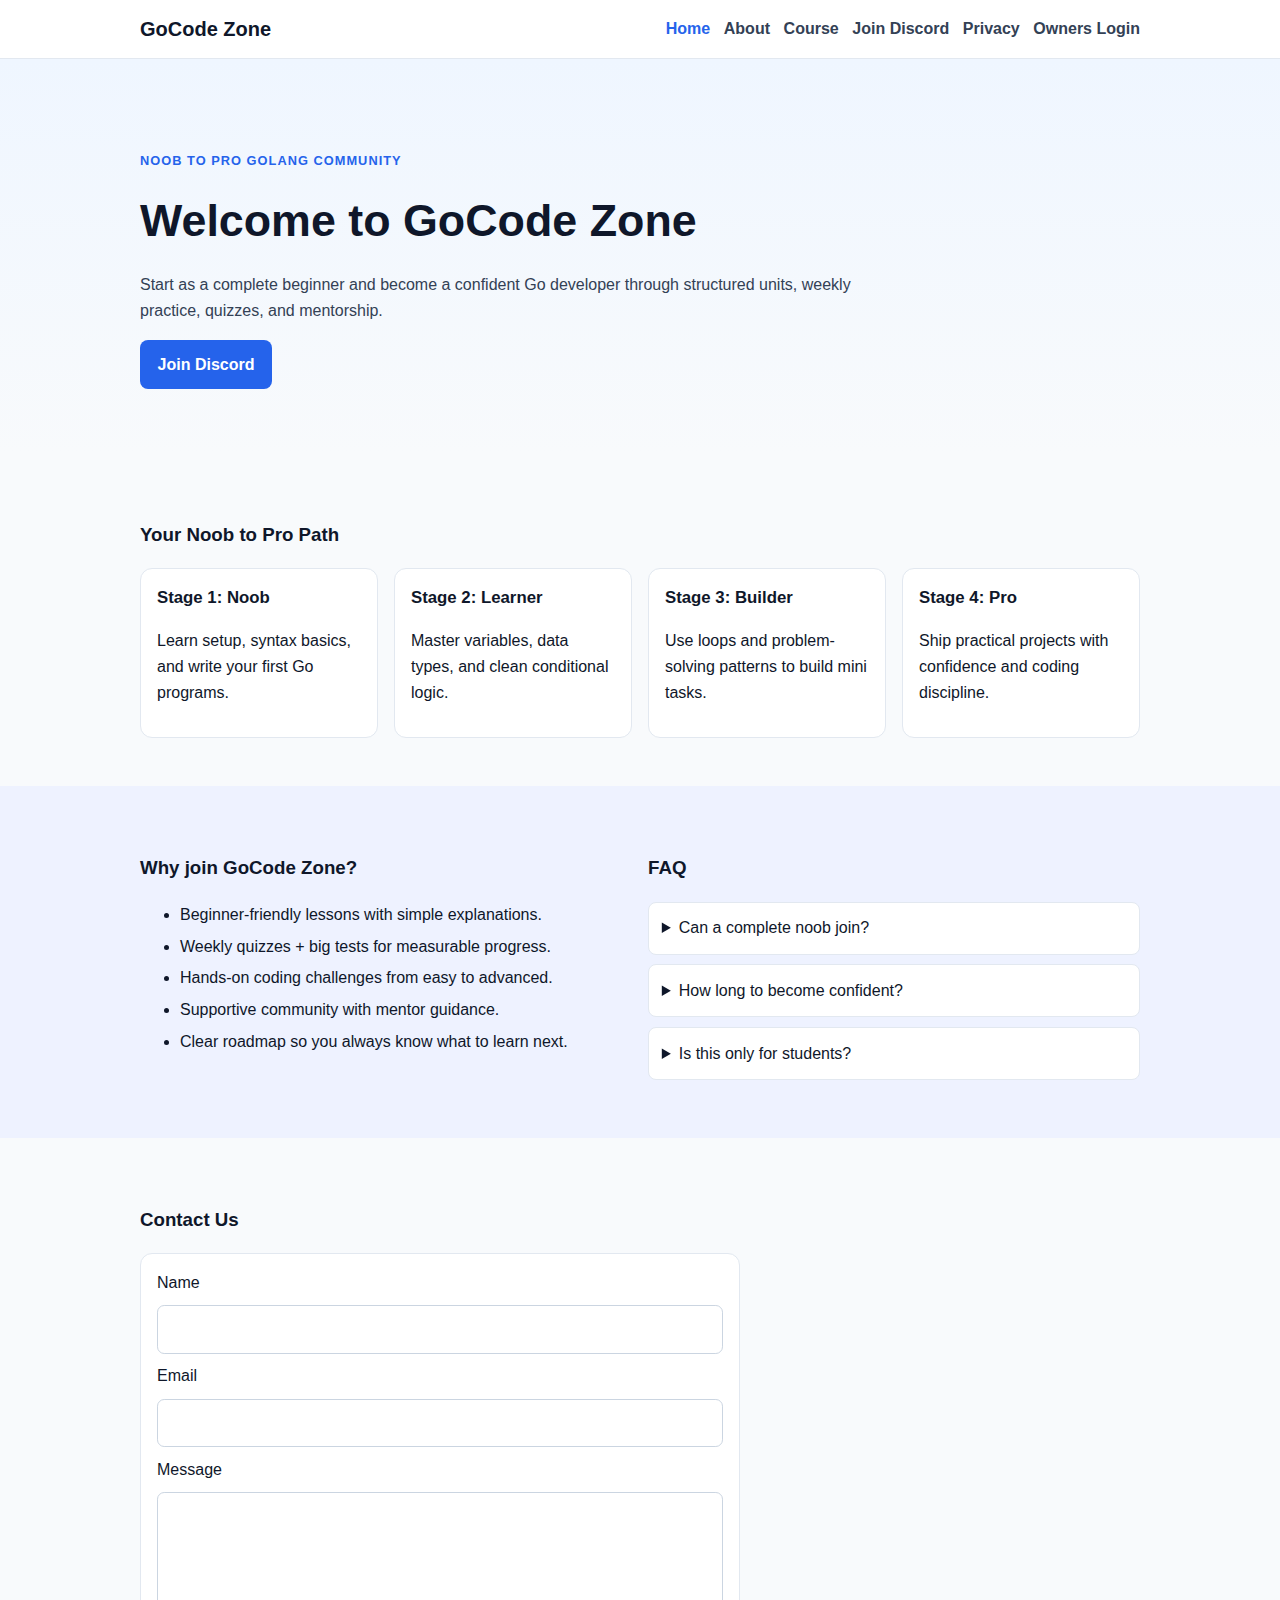
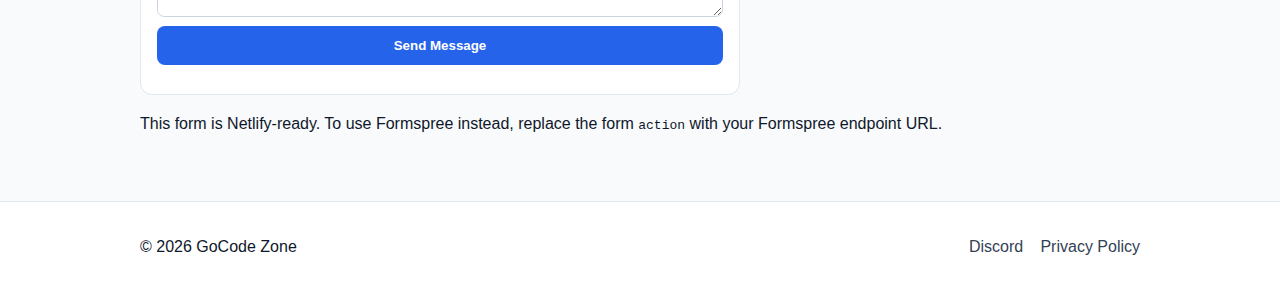
<file: index.html>
<!doctype html>
<html lang="en">
  <head>
    <meta charset="UTF-8" />
    <meta name="viewport" content="width=device-width, initial-scale=1.0" />
    <title>GoCode Zone | Noob to Pro Golang Journey</title>
    <style>
:root {
  --bg: #f8fafc;
  --surface: #ffffff;
  --text: #0f172a;
  --muted: #334155;
  --primary: #2563eb;
  --primary-dark: #1d4ed8;
  --border: #e2e8f0;
}

* {
  box-sizing: border-box;
}

body {
  margin: 0;
  font-family: Arial, Helvetica, sans-serif;
  color: var(--text);
  background: var(--bg);
  line-height: 1.6;
}

.container {
  width: min(1000px, 92%);
  margin: 0 auto;
}

.site-header {
  background: var(--surface);
  border-bottom: 1px solid var(--border);
  position: sticky;
  top: 0;
}

.nav-wrap {
  display: flex;
  justify-content: space-between;
  align-items: center;
  gap: 1rem;
  padding: 0.8rem 0;
}

.logo {
  margin: 0;
  font-size: 1.25rem;
}

nav {
  display: flex;
  flex-wrap: wrap;
  gap: 0.85rem;
}

nav a {
  color: var(--muted);
  text-decoration: none;
  font-weight: 600;
}

nav a[aria-current='page'] {
  color: var(--primary);
}

.hero {
  padding: 5rem 0 4rem;
  background: linear-gradient(180deg, #eff6ff, #f8fafc);
}

.eyebrow {
  color: var(--primary);
  font-weight: 700;
  text-transform: uppercase;
  letter-spacing: 0.08em;
  font-size: 0.8rem;
}

h2 {
  font-size: clamp(2rem, 4vw, 2.8rem);
  margin: 0.25rem 0 0.5rem;
}

.lead {
  max-width: 760px;
  color: var(--muted);
}

.btn {
  display: inline-block;
  background: var(--primary);
  color: #fff;
  text-decoration: none;
  border: none;
  padding: 0.75rem 1.1rem;
  border-radius: 0.5rem;
  font-weight: 700;
  cursor: pointer;
}

.btn:hover {
  background: var(--primary-dark);
}

.section {
  padding: 3rem 0;
}

.section.alt {
  background: #eef2ff;
}

.feature-list li,
.prose li {
  margin: 0.4rem 0;
}

.grid-two {
  display: grid;
  grid-template-columns: repeat(auto-fit, minmax(280px, 1fr));
  gap: 1rem;
}

blockquote {
  margin: 0 0 0.9rem;
  padding: 1rem;
  border-left: 4px solid var(--primary);
  background: var(--surface);
}

cite {
  display: block;
  margin-top: 0.5rem;
  color: var(--muted);
}

details {
  background: var(--surface);
  border: 1px solid var(--border);
  border-radius: 0.5rem;
  padding: 0.8rem;
  margin-bottom: 0.6rem;
}

.contact-form {
  background: var(--surface);
  border: 1px solid var(--border);
  border-radius: 0.75rem;
  padding: 1rem;
  max-width: 600px;
  display: grid;
  gap: 0.6rem;
}

input,
textarea {
  font: inherit;
  padding: 0.65rem;
  border-radius: 0.45rem;
  border: 1px solid #cbd5e1;
}

.unit-grid {
  display: grid;
  grid-template-columns: repeat(auto-fit, minmax(230px, 1fr));
  gap: 1rem;
  margin-top: 1rem;
}

.card {
  background: var(--surface);
  border: 1px solid var(--border);
  border-radius: 0.75rem;
  padding: 1rem;
}

.site-footer {
  border-top: 1px solid var(--border);
  background: var(--surface);
}

.footer-wrap {
  display: flex;
  justify-content: space-between;
  gap: 1rem;
  align-items: center;
  flex-wrap: wrap;
  padding: 1rem 0;
}

.footer-wrap a {
  color: var(--muted);
  text-decoration: none;
  margin-left: 0.8rem;
}

.hidden {
  display: none;
}

.form-feedback {
  margin: 0.2rem 0 0;
  font-weight: 600;
}

.form-feedback.ok {
  color: #166534;
}

.form-feedback.error {
  color: #991b1b;
}

button[disabled] {
  opacity: 0.8;
  cursor: not-allowed;
}


h4 {
  margin: 0 0 0.45rem;
  font-size: 1.05rem;
}
</style>
  </head>
  <body>
    <header class="site-header">
      <div class="container nav-wrap">
        <h1 class="logo">GoCode Zone</h1>
        <nav>
          <a href="index.html" aria-current="page">Home</a>
          <a href="about.html">About</a>
          <a href="course.html">Course</a>
          <a href="join.html">Join Discord</a>
          <a href="privacy.html">Privacy</a>
          <a href="owners-login.html">Owners Login</a>
        </nav>
      </div>
    </header>

    <main>
      <section class="hero">
        <div class="container">
          <p class="eyebrow">Noob to Pro Golang Community</p>
          <h2>Welcome to GoCode Zone</h2>
          <p class="lead">
            Start as a complete beginner and become a confident Go developer through
            structured units, weekly practice, quizzes, and mentorship.
          </p>
          <a class="btn" href="https://discord.gg/y5EBSaf8r2" target="_blank" rel="noopener noreferrer">Join Discord</a>
        </div>
      </section>

      <section class="section">
        <div class="container">
          <h3>Your Noob to Pro Path</h3>
          <div class="unit-grid">
            <article class="card">
              <h4>Stage 1: Noob</h4>
              <p>Learn setup, syntax basics, and write your first Go programs.</p>
            </article>
            <article class="card">
              <h4>Stage 2: Learner</h4>
              <p>Master variables, data types, and clean conditional logic.</p>
            </article>
            <article class="card">
              <h4>Stage 3: Builder</h4>
              <p>Use loops and problem-solving patterns to build mini tasks.</p>
            </article>
            <article class="card">
              <h4>Stage 4: Pro</h4>
              <p>Ship practical projects with confidence and coding discipline.</p>
            </article>
          </div>
        </div>
      </section>

      <section class="section alt">
        <div class="container grid-two">
          <div>
            <h3>Why join GoCode Zone?</h3>
            <ul class="feature-list">
              <li>Beginner-friendly lessons with simple explanations.</li>
              <li>Weekly quizzes + big tests for measurable progress.</li>
              <li>Hands-on coding challenges from easy to advanced.</li>
              <li>Supportive community with mentor guidance.</li>
              <li>Clear roadmap so you always know what to learn next.</li>
            </ul>
          </div>
          <div>
            <h3>FAQ</h3>
            <details>
              <summary>Can a complete noob join?</summary>
              <p>Yes. The community is designed for beginners with step-by-step guidance.</p>
            </details>
            <details>
              <summary>How long to become confident?</summary>
              <p>Most members see strong progress in a few weeks with consistent practice.</p>
            </details>
            <details>
              <summary>Is this only for students?</summary>
              <p>No. Students, self-learners, and working developers all benefit.</p>
            </details>
          </div>
        </div>
      </section>

      <section class="section">
        <div class="container">
          <h3>Contact Us</h3>
          <form
            id="contact-form"
            class="contact-form"
            name="contact"
            method="post"
            action="/"
            data-netlify="true"
            netlify-honeypot="bot-field"
            data-enhanced-form="true"
            novalidate
          >
            <input type="hidden" name="form-name" value="contact" />
            <p class="hidden">
              <label>Don’t fill this out if you're human: <input name="bot-field" /></label>
            </p>
            <label for="name">Name</label>
            <input id="name" name="name" type="text" minlength="2" autocomplete="name" required />

            <label for="email">Email</label>
            <input id="email" name="email" type="email" autocomplete="email" required />

            <label for="message">Message</label>
            <textarea id="message" name="message" rows="4" minlength="10" required></textarea>

            <button class="btn" type="submit">Send Message</button>
            <p id="contact-feedback" class="form-feedback" aria-live="polite"></p>
          </form>
          <p>
            This form is Netlify-ready. To use Formspree instead, replace the form <code>action</code>
            with your Formspree endpoint URL.
          </p>
        </div>
      </section>
    </main>

    <footer class="site-footer">
      <div class="container footer-wrap">
        <p>© 2026 GoCode Zone</p>
        <div>
          <a href="https://discord.gg/y5EBSaf8r2" target="_blank" rel="noopener noreferrer">Discord</a>
          <a href="privacy.html">Privacy Policy</a>
        </div>
      </div>
    </footer>
    <script>
(function () {
  const feedback = (el, text, ok = true) => {
    if (!el) return;
    el.textContent = text;
    el.classList.toggle('ok', ok);
    el.classList.toggle('error', !ok);
  };

  const encodeFormData = (formData) => {
    return [...formData.entries()]
      .map(([k, v]) => `${encodeURIComponent(k)}=${encodeURIComponent(v)}`)
      .join('&');
  };

  const enhancedForms = document.querySelectorAll('form[data-enhanced-form="true"]');
  enhancedForms.forEach((form) => {
    form.addEventListener('submit', async (e) => {
      e.preventDefault();
      const messageBox = form.querySelector('.form-feedback');
      const submitBtn = form.querySelector('button[type="submit"]');

      if (!form.checkValidity()) {
        form.reportValidity();
        feedback(messageBox, 'Please fix the highlighted fields and try again.', false);
        return;
      }

      const formData = new FormData(form);
      const originalBtnText = submitBtn?.textContent;
      if (submitBtn) {
        submitBtn.textContent = 'Sending...';
        submitBtn.setAttribute('disabled', 'disabled');
      }

      try {
        const action = (form.getAttribute('action') || '/').trim();
        const isFormspree = action.includes('formspree.io');
        const request = await fetch(action, {
          method: 'POST',
          headers: isFormspree
            ? { Accept: 'application/json' }
            : { 'Content-Type': 'application/x-www-form-urlencoded' },
          body: isFormspree ? formData : encodeFormData(formData),
        });

        if (!request.ok) throw new Error('Request failed');
        feedback(messageBox, 'Thanks! Your message was sent successfully.');
        form.reset();
      } catch (_error) {
        feedback(
          messageBox,
          'Sorry, there was a problem sending your message. Please try again in a moment.',
          false,
        );
      } finally {
        if (submitBtn) {
          submitBtn.textContent = originalBtnText || 'Send';
          submitBtn.removeAttribute('disabled');
        }
      }
    });
  });

  const joinForm = document.getElementById('join-request-form');
  if (joinForm) {
    joinForm.addEventListener('submit', (e) => {
      e.preventDefault();
      const name = joinForm.querySelector('#join-name')?.value.trim();
      const discord = joinForm.querySelector('#join-discord')?.value.trim();
      const box = document.getElementById('join-request-feedback');
      if (!name || !discord) {
        feedback(box, 'Please complete both fields before submitting.', false);
        return;
      }
      feedback(box, `Thanks ${name}! We received your Discord handle (${discord}).`);
      joinForm.reset();
    });
  }

  const loginForm = document.getElementById('owner-login-form');
  const ownerPanel = document.getElementById('owner-panel');
  const logoutBtn = document.getElementById('owner-logout');
  const ownerFeedback = document.getElementById('owner-login-feedback');

  const setOwnerSession = (loggedIn) => {
    localStorage.setItem('gocode-owner-logged-in', loggedIn ? '1' : '0');
    if (ownerPanel) ownerPanel.classList.toggle('hidden', !loggedIn);
  };

  if (loginForm) {
    const session = localStorage.getItem('gocode-owner-logged-in') === '1';
    setOwnerSession(session);

    loginForm.addEventListener('submit', (e) => {
      e.preventDefault();
      const email = document.getElementById('owner-email')?.value.trim();
      const password = document.getElementById('owner-password')?.value;

      if (!email || !password || password.length < 8) {
        feedback(ownerFeedback, 'Enter a valid owner email and a password with at least 8 characters.', false);
        return;
      }

      setOwnerSession(true);
      feedback(ownerFeedback, 'Login successful (demo mode).');
      loginForm.reset();
    });
  }

  logoutBtn?.addEventListener('click', () => {
    setOwnerSession(false);
    feedback(ownerFeedback, 'Logged out successfully.');
  });
})();
</script>
  </body>
</html>
</file>
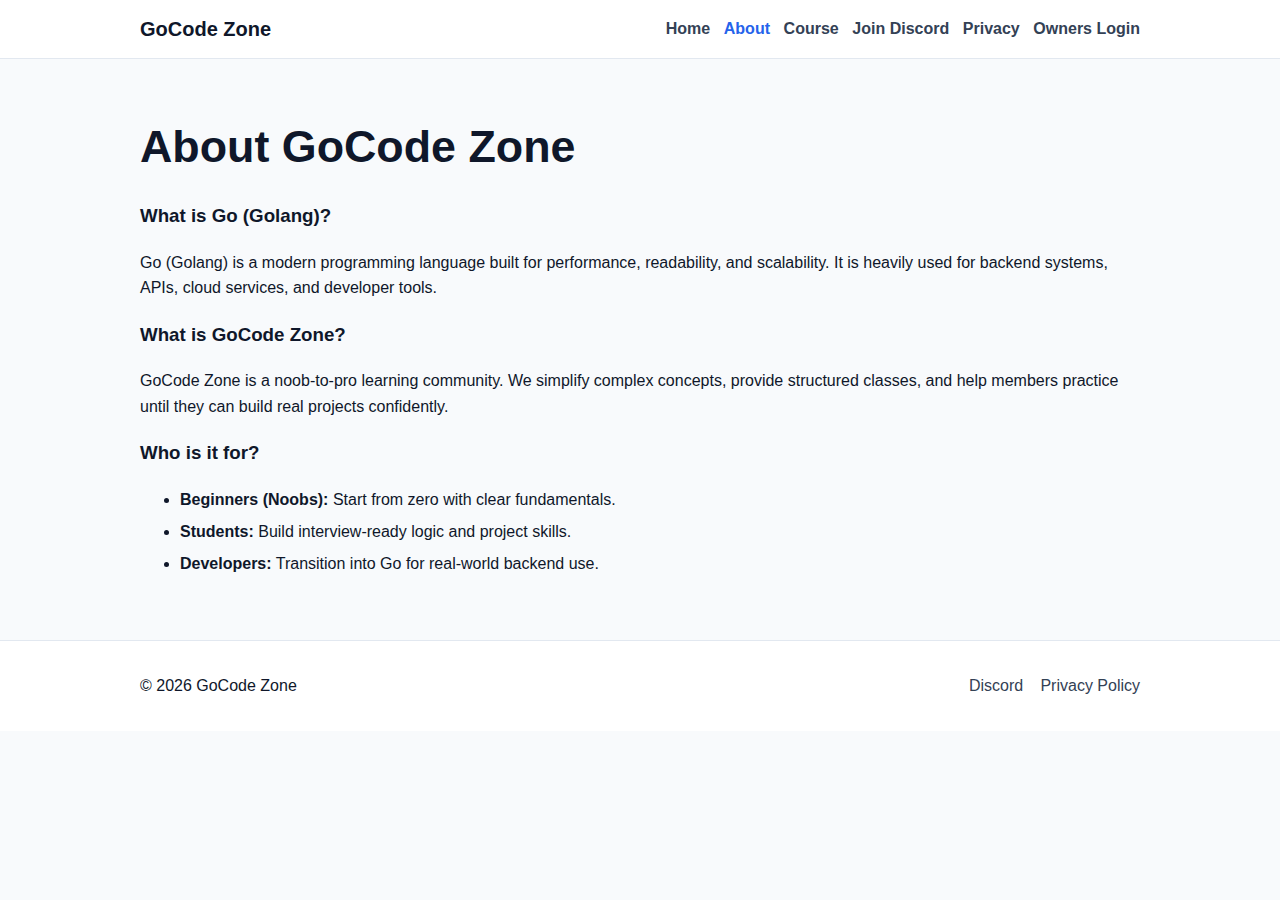
<file: about.html>
<!doctype html>
<html lang="en">
  <head>
    <meta charset="UTF-8" />
    <meta name="viewport" content="width=device-width, initial-scale=1.0" />
    <title>About | GoCode Zone</title>
    <link rel="stylesheet" href="styles.css" />
  </head>
  <body>
    <header class="site-header">
      <div class="container nav-wrap">
        <h1 class="logo">GoCode Zone</h1>
        <nav>
          <a href="index.html">Home</a>
          <a href="about.html" aria-current="page">About</a>
          <a href="course.html">Course</a>
          <a href="join.html">Join Discord</a>
          <a href="privacy.html">Privacy</a>
          <a href="owners-login.html">Owners Login</a>
        </nav>
      </div>
    </header>

    <main class="section">
      <div class="container prose">
        <h2>About GoCode Zone</h2>

        <h3>What is Go (Golang)?</h3>
        <p>
          Go (Golang) is a modern programming language built for performance,
          readability, and scalability. It is heavily used for backend systems,
          APIs, cloud services, and developer tools.
        </p>

        <h3>What is GoCode Zone?</h3>
        <p>
          GoCode Zone is a noob-to-pro learning community. We simplify complex
          concepts, provide structured classes, and help members practice until
          they can build real projects confidently.
        </p>

        <h3>Who is it for?</h3>
        <ul>
          <li><strong>Beginners (Noobs):</strong> Start from zero with clear fundamentals.</li>
          <li><strong>Students:</strong> Build interview-ready logic and project skills.</li>
          <li><strong>Developers:</strong> Transition into Go for real-world backend use.</li>
        </ul>
      </div>
    </main>

    <footer class="site-footer">
      <div class="container footer-wrap">
        <p>© 2026 GoCode Zone</p>
        <div>
          <a href="https://discord.gg/y5EBSaf8r2" target="_blank" rel="noopener noreferrer">Discord</a>
          <a href="privacy.html">Privacy Policy</a>
        </div>
      </div>
    </footer>
    <script src="script.js"></script>
  </body>
</html>
</file>
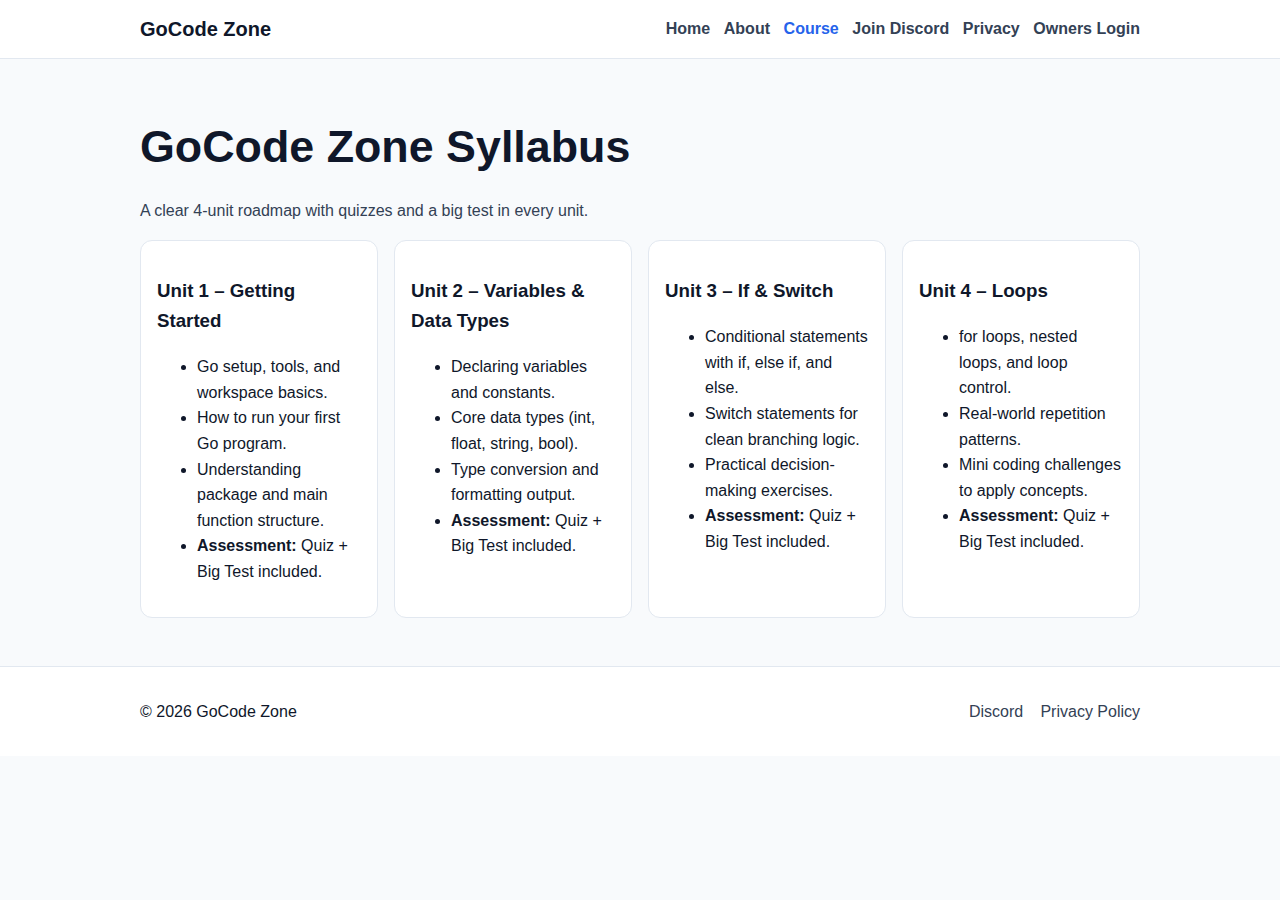
<file: course.html>
<!doctype html>
<html lang="en">
  <head>
    <meta charset="UTF-8" />
    <meta name="viewport" content="width=device-width, initial-scale=1.0" />
    <title>Course Syllabus | GoCode Zone</title>
    <link rel="stylesheet" href="styles.css" />
  </head>
  <body>
    <header class="site-header">
      <div class="container nav-wrap">
        <h1 class="logo">GoCode Zone</h1>
        <nav>
          <a href="index.html">Home</a>
          <a href="about.html">About</a>
          <a href="course.html" aria-current="page">Course</a>
          <a href="join.html">Join Discord</a>
          <a href="privacy.html">Privacy</a>
          <a href="owners-login.html">Owners Login</a>
        </nav>
      </div>
    </header>

    <main class="section">
      <div class="container">
        <h2>GoCode Zone Syllabus</h2>
        <p class="lead">A clear 4-unit roadmap with quizzes and a big test in every unit.</p>

        <div class="unit-grid">
          <article class="card">
            <h3>Unit 1 – Getting Started</h3>
            <ul>
              <li>Go setup, tools, and workspace basics.</li>
              <li>How to run your first Go program.</li>
              <li>Understanding package and main function structure.</li>
              <li><strong>Assessment:</strong> Quiz + Big Test included.</li>
            </ul>
          </article>

          <article class="card">
            <h3>Unit 2 – Variables &amp; Data Types</h3>
            <ul>
              <li>Declaring variables and constants.</li>
              <li>Core data types (int, float, string, bool).</li>
              <li>Type conversion and formatting output.</li>
              <li><strong>Assessment:</strong> Quiz + Big Test included.</li>
            </ul>
          </article>

          <article class="card">
            <h3>Unit 3 – If &amp; Switch</h3>
            <ul>
              <li>Conditional statements with if, else if, and else.</li>
              <li>Switch statements for clean branching logic.</li>
              <li>Practical decision-making exercises.</li>
              <li><strong>Assessment:</strong> Quiz + Big Test included.</li>
            </ul>
          </article>

          <article class="card">
            <h3>Unit 4 – Loops</h3>
            <ul>
              <li>for loops, nested loops, and loop control.</li>
              <li>Real-world repetition patterns.</li>
              <li>Mini coding challenges to apply concepts.</li>
              <li><strong>Assessment:</strong> Quiz + Big Test included.</li>
            </ul>
          </article>
        </div>
      </div>
    </main>

    <footer class="site-footer">
      <div class="container footer-wrap">
        <p>© 2026 GoCode Zone</p>
        <div>
          <a href="https://discord.gg/y5EBSaf8r2" target="_blank" rel="noopener noreferrer">Discord</a>
          <a href="privacy.html">Privacy Policy</a>
        </div>
      </div>
    </footer>
    <script src="script.js"></script>
  </body>
</html>
</file>
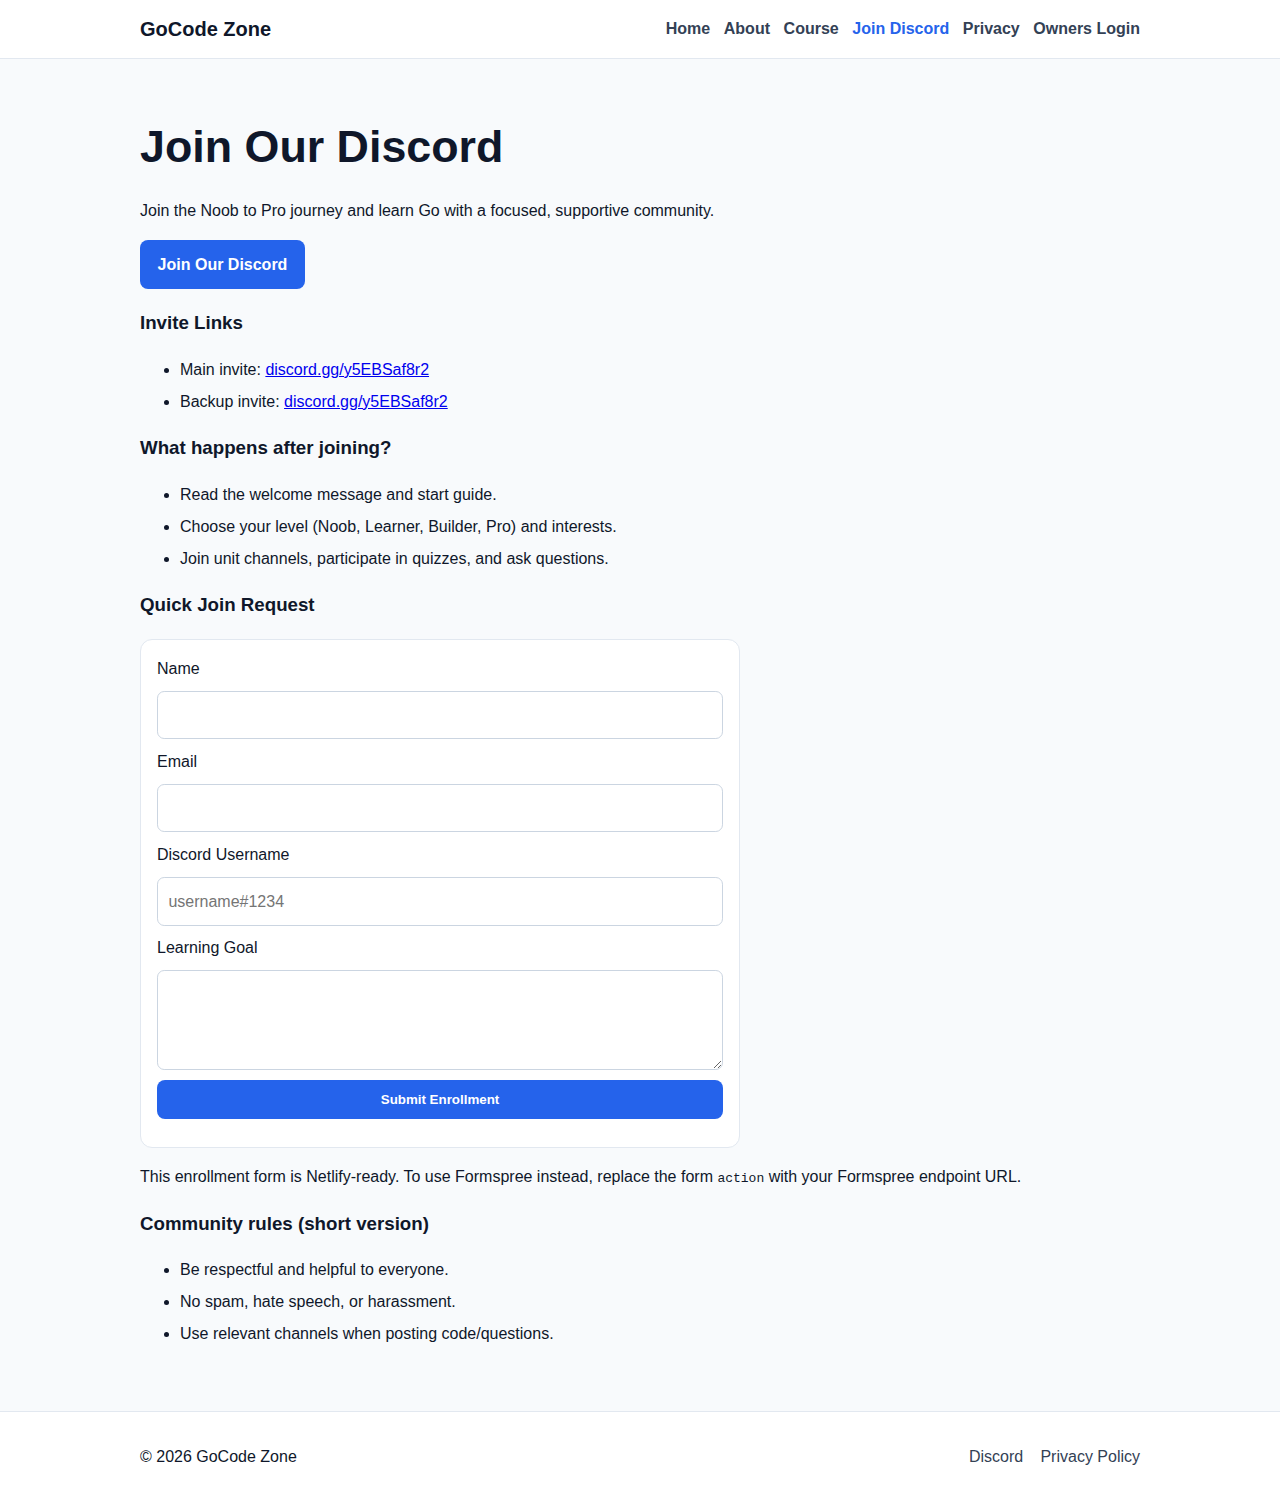
<file: join.html>
<!doctype html>
<html lang="en">
  <head>
    <meta charset="UTF-8" />
    <meta name="viewport" content="width=device-width, initial-scale=1.0" />
    <title>Join Discord | GoCode Zone</title>
    <style>
:root {
  --bg: #f8fafc;
  --surface: #ffffff;
  --text: #0f172a;
  --muted: #334155;
  --primary: #2563eb;
  --primary-dark: #1d4ed8;
  --border: #e2e8f0;
}

* {
  box-sizing: border-box;
}

body {
  margin: 0;
  font-family: Arial, Helvetica, sans-serif;
  color: var(--text);
  background: var(--bg);
  line-height: 1.6;
}

.container {
  width: min(1000px, 92%);
  margin: 0 auto;
}

.site-header {
  background: var(--surface);
  border-bottom: 1px solid var(--border);
  position: sticky;
  top: 0;
}

.nav-wrap {
  display: flex;
  justify-content: space-between;
  align-items: center;
  gap: 1rem;
  padding: 0.8rem 0;
}

.logo {
  margin: 0;
  font-size: 1.25rem;
}

nav {
  display: flex;
  flex-wrap: wrap;
  gap: 0.85rem;
}

nav a {
  color: var(--muted);
  text-decoration: none;
  font-weight: 600;
}

nav a[aria-current='page'] {
  color: var(--primary);
}

.hero {
  padding: 5rem 0 4rem;
  background: linear-gradient(180deg, #eff6ff, #f8fafc);
}

.eyebrow {
  color: var(--primary);
  font-weight: 700;
  text-transform: uppercase;
  letter-spacing: 0.08em;
  font-size: 0.8rem;
}

h2 {
  font-size: clamp(2rem, 4vw, 2.8rem);
  margin: 0.25rem 0 0.5rem;
}

.lead {
  max-width: 760px;
  color: var(--muted);
}

.btn {
  display: inline-block;
  background: var(--primary);
  color: #fff;
  text-decoration: none;
  border: none;
  padding: 0.75rem 1.1rem;
  border-radius: 0.5rem;
  font-weight: 700;
  cursor: pointer;
}

.btn:hover {
  background: var(--primary-dark);
}

.section {
  padding: 3rem 0;
}

.section.alt {
  background: #eef2ff;
}

.feature-list li,
.prose li {
  margin: 0.4rem 0;
}

.grid-two {
  display: grid;
  grid-template-columns: repeat(auto-fit, minmax(280px, 1fr));
  gap: 1rem;
}

blockquote {
  margin: 0 0 0.9rem;
  padding: 1rem;
  border-left: 4px solid var(--primary);
  background: var(--surface);
}

cite {
  display: block;
  margin-top: 0.5rem;
  color: var(--muted);
}

details {
  background: var(--surface);
  border: 1px solid var(--border);
  border-radius: 0.5rem;
  padding: 0.8rem;
  margin-bottom: 0.6rem;
}

.contact-form {
  background: var(--surface);
  border: 1px solid var(--border);
  border-radius: 0.75rem;
  padding: 1rem;
  max-width: 600px;
  display: grid;
  gap: 0.6rem;
}

input,
textarea {
  font: inherit;
  padding: 0.65rem;
  border-radius: 0.45rem;
  border: 1px solid #cbd5e1;
}

.unit-grid {
  display: grid;
  grid-template-columns: repeat(auto-fit, minmax(230px, 1fr));
  gap: 1rem;
  margin-top: 1rem;
}

.card {
  background: var(--surface);
  border: 1px solid var(--border);
  border-radius: 0.75rem;
  padding: 1rem;
}

.site-footer {
  border-top: 1px solid var(--border);
  background: var(--surface);
}

.footer-wrap {
  display: flex;
  justify-content: space-between;
  gap: 1rem;
  align-items: center;
  flex-wrap: wrap;
  padding: 1rem 0;
}

.footer-wrap a {
  color: var(--muted);
  text-decoration: none;
  margin-left: 0.8rem;
}

.hidden {
  display: none;
}

.form-feedback {
  margin: 0.2rem 0 0;
  font-weight: 600;
}

.form-feedback.ok {
  color: #166534;
}

.form-feedback.error {
  color: #991b1b;
}

button[disabled] {
  opacity: 0.8;
  cursor: not-allowed;
}


h4 {
  margin: 0 0 0.45rem;
  font-size: 1.05rem;
}
</style>
  </head>
  <body>
    <header class="site-header">
      <div class="container nav-wrap">
        <h1 class="logo">GoCode Zone</h1>
        <nav>
          <a href="index.html">Home</a>
          <a href="about.html">About</a>
          <a href="course.html">Course</a>
          <a href="join.html" aria-current="page">Join Discord</a>
          <a href="privacy.html">Privacy</a>
          <a href="owners-login.html">Owners Login</a>
        </nav>
      </div>
    </header>

    <main class="section">
      <div class="container prose">
        <h2>Join Our Discord</h2>
        <p>Join the Noob to Pro journey and learn Go with a focused, supportive community.</p>

        <p>
          <a class="btn" href="https://discord.gg/y5EBSaf8r2" target="_blank" rel="noopener noreferrer">Join Our Discord</a>
        </p>

        <h3>Invite Links</h3>
        <ul>
          <li>Main invite: <a href="https://discord.gg/y5EBSaf8r2" target="_blank" rel="noopener noreferrer">discord.gg/y5EBSaf8r2</a></li>
          <li>Backup invite: <a href="https://discord.gg/y5EBSaf8r2" target="_blank" rel="noopener noreferrer">discord.gg/y5EBSaf8r2</a></li>
        </ul>

        <h3>What happens after joining?</h3>
        <ul>
          <li>Read the welcome message and start guide.</li>
          <li>Choose your level (Noob, Learner, Builder, Pro) and interests.</li>
          <li>Join unit channels, participate in quizzes, and ask questions.</li>
        </ul>



        <h3>Quick Join Request</h3>
        <form
          id="join-request-form"
          class="contact-form"
          name="enrollment"
          method="post"
          action="/"
          data-netlify="true"
          netlify-honeypot="bot-field"
          data-enhanced-form="true"
          novalidate
        >
          <input type="hidden" name="form-name" value="enrollment" />
          <p class="hidden">
            <label>Don’t fill this out if you're human: <input name="bot-field" /></label>
          </p>

          <label for="join-name">Name</label>
          <input id="join-name" name="joinName" type="text" minlength="2" autocomplete="name" required />

          <label for="join-email">Email</label>
          <input id="join-email" name="joinEmail" type="email" autocomplete="email" required />

          <label for="join-discord">Discord Username</label>
          <input
            id="join-discord"
            name="joinDiscord"
            type="text"
            placeholder="username#1234"
            pattern="^.{2,32}(#\d{4})?$"
            required
          />

          <label for="join-goal">Learning Goal</label>
          <textarea id="join-goal" name="joinGoal" rows="3" minlength="10" required></textarea>

          <button class="btn" type="submit">Submit Enrollment</button>
          <p id="join-request-feedback" class="form-feedback" aria-live="polite"></p>
        </form>
        <p>
          This enrollment form is Netlify-ready. To use Formspree instead, replace the form
          <code>action</code> with your Formspree endpoint URL.
        </p>

        <h3>Community rules (short version)</h3>
        <ul>
          <li>Be respectful and helpful to everyone.</li>
          <li>No spam, hate speech, or harassment.</li>
          <li>Use relevant channels when posting code/questions.</li>
        </ul>
      </div>
    </main>

    <footer class="site-footer">
      <div class="container footer-wrap">
        <p>© 2026 GoCode Zone</p>
        <div>
          <a href="https://discord.gg/y5EBSaf8r2" target="_blank" rel="noopener noreferrer">Discord</a>
          <a href="privacy.html">Privacy Policy</a>
        </div>
      </div>
    </footer>
    <script>
(function () {
  const feedback = (el, text, ok = true) => {
    if (!el) return;
    el.textContent = text;
    el.classList.toggle('ok', ok);
    el.classList.toggle('error', !ok);
  };

  const encodeFormData = (formData) => {
    return [...formData.entries()]
      .map(([k, v]) => `${encodeURIComponent(k)}=${encodeURIComponent(v)}`)
      .join('&');
  };

  const enhancedForms = document.querySelectorAll('form[data-enhanced-form="true"]');
  enhancedForms.forEach((form) => {
    form.addEventListener('submit', async (e) => {
      e.preventDefault();
      const messageBox = form.querySelector('.form-feedback');
      const submitBtn = form.querySelector('button[type="submit"]');

      if (!form.checkValidity()) {
        form.reportValidity();
        feedback(messageBox, 'Please fix the highlighted fields and try again.', false);
        return;
      }

      const formData = new FormData(form);
      const originalBtnText = submitBtn?.textContent;
      if (submitBtn) {
        submitBtn.textContent = 'Sending...';
        submitBtn.setAttribute('disabled', 'disabled');
      }

      try {
        const action = (form.getAttribute('action') || '/').trim();
        const isFormspree = action.includes('formspree.io');
        const request = await fetch(action, {
          method: 'POST',
          headers: isFormspree
            ? { Accept: 'application/json' }
            : { 'Content-Type': 'application/x-www-form-urlencoded' },
          body: isFormspree ? formData : encodeFormData(formData),
        });

        if (!request.ok) throw new Error('Request failed');
        feedback(messageBox, 'Thanks! Your enrollment request has been submitted.');
        form.reset();
      } catch (_error) {
        feedback(
          messageBox,
          'Sorry, there was a problem sending your enrollment request. Please try again.',
          false,
        );
      } finally {
        if (submitBtn) {
          submitBtn.textContent = originalBtnText || 'Submit';
          submitBtn.removeAttribute('disabled');
        }
      }
    });
  });

  const joinForm = document.getElementById('join-request-form');
  if (joinForm) {
    const discordInput = joinForm.querySelector('#join-discord');
    discordInput?.addEventListener('input', () => {
      const value = discordInput.value.trim();
      if (!value) {
        discordInput.setCustomValidity('Please enter your Discord username.');
        return;
      }

      const valid = /^.{2,32}(#\d{4})?$/.test(value);
      discordInput.setCustomValidity(valid ? '' : 'Use a valid Discord handle. Example: username#1234');
    });
  }

  const loginForm = document.getElementById('owner-login-form');
  const ownerPanel = document.getElementById('owner-panel');
  const logoutBtn = document.getElementById('owner-logout');
  const ownerFeedback = document.getElementById('owner-login-feedback');

  const setOwnerSession = (loggedIn) => {
    localStorage.setItem('gocode-owner-logged-in', loggedIn ? '1' : '0');
    if (ownerPanel) ownerPanel.classList.toggle('hidden', !loggedIn);
  };

  if (loginForm) {
    const session = localStorage.getItem('gocode-owner-logged-in') === '1';
    setOwnerSession(session);

    loginForm.addEventListener('submit', (e) => {
      e.preventDefault();
      const email = document.getElementById('owner-email')?.value.trim();
      const password = document.getElementById('owner-password')?.value;

      if (!email || !password || password.length < 8) {
        feedback(ownerFeedback, 'Enter a valid owner email and a password with at least 8 characters.', false);
        return;
      }

      setOwnerSession(true);
      feedback(ownerFeedback, 'Login successful (demo mode).');
      loginForm.reset();
    });
  }

  logoutBtn?.addEventListener('click', () => {
    setOwnerSession(false);
    feedback(ownerFeedback, 'Logged out successfully.');
  });
})();
</script>
  </body>
</html>
</file>
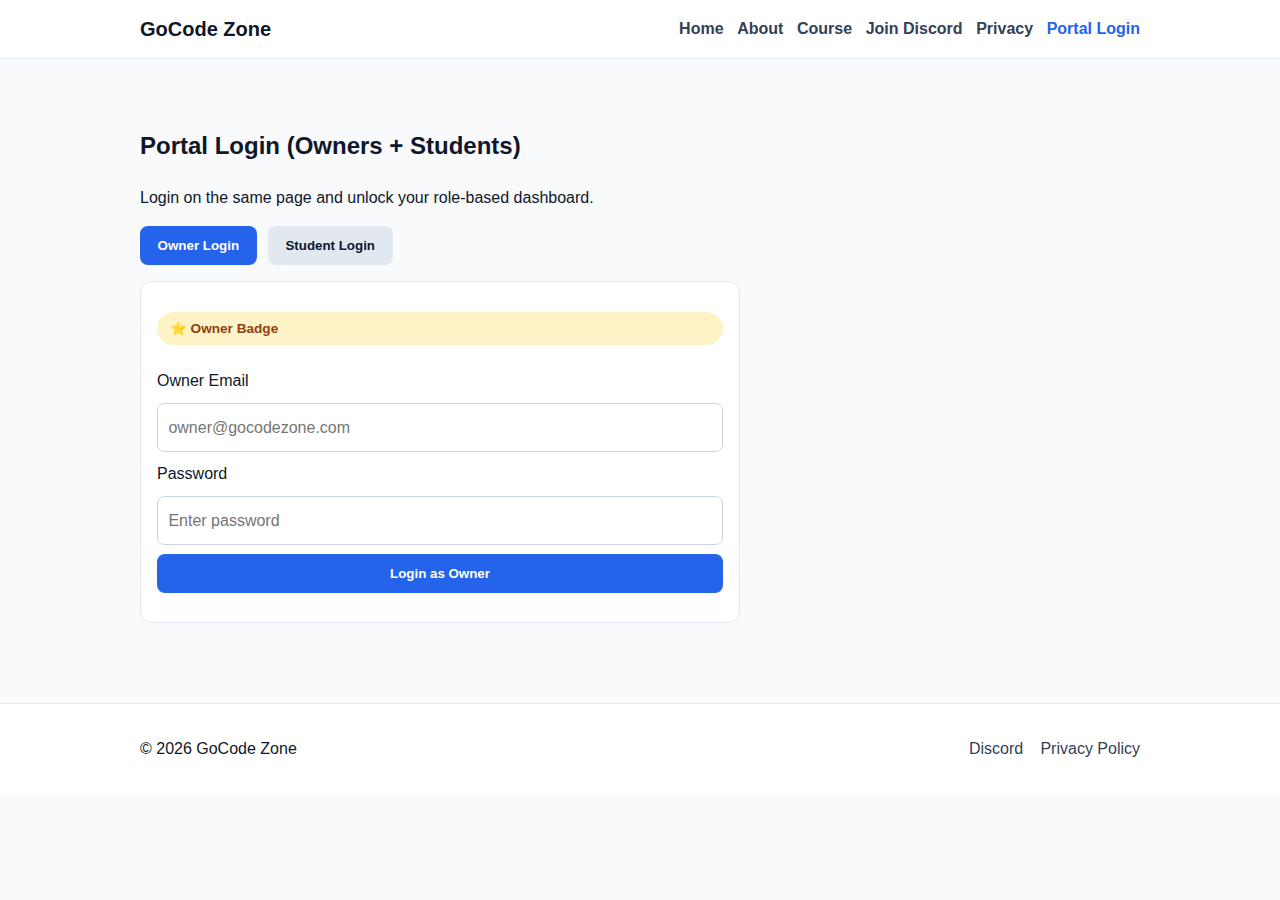
<file: owners-login.html>
<!doctype html>
<html lang="en">
  <head>
    <meta charset="UTF-8" />
    <meta name="viewport" content="width=device-width, initial-scale=1.0" />
    <title>Portal Login | GoCode Zone</title>
    <style>
:root {
  --bg: #f8fafc;
  --surface: #ffffff;
  --text: #0f172a;
  --muted: #334155;
  --primary: #2563eb;
  --primary-dark: #1d4ed8;
  --border: #e2e8f0;
}

* {
  box-sizing: border-box;
}

body {
  margin: 0;
  font-family: Arial, Helvetica, sans-serif;
  color: var(--text);
  background: var(--bg);
  line-height: 1.6;
}

.container {
  width: min(1000px, 92%);
  margin: 0 auto;
}

.site-header {
  background: var(--surface);
  border-bottom: 1px solid var(--border);
  position: sticky;
  top: 0;
}

.nav-wrap {
  display: flex;
  justify-content: space-between;
  align-items: center;
  gap: 1rem;
  padding: 0.8rem 0;
}

.logo {
  margin: 0;
  font-size: 1.25rem;
}

nav {
  display: flex;
  flex-wrap: wrap;
  gap: 0.85rem;
}

nav a {
  color: var(--muted);
  text-decoration: none;
  font-weight: 600;
}

nav a[aria-current='page'] {
  color: var(--primary);
}

.section {
  padding: 3rem 0;
}

.grid-two {
  display: grid;
  grid-template-columns: repeat(auto-fit, minmax(280px, 1fr));
  gap: 1rem;
}

.contact-form {
  background: var(--surface);
  border: 1px solid var(--border);
  border-radius: 0.75rem;
  padding: 1rem;
  max-width: 600px;
  display: grid;
  gap: 0.6rem;
}

input,
textarea,
select {
  font: inherit;
  padding: 0.65rem;
  border-radius: 0.45rem;
  border: 1px solid #cbd5e1;
}

.card {
  background: var(--surface);
  border: 1px solid var(--border);
  border-radius: 0.75rem;
  padding: 1rem;
}

.hidden {
  display: none;
}

.btn {
  display: inline-block;
  background: var(--primary);
  color: #fff;
  text-decoration: none;
  border: none;
  padding: 0.75rem 1.1rem;
  border-radius: 0.5rem;
  font-weight: 700;
  cursor: pointer;
}

.btn:hover {
  background: var(--primary-dark);
}

.btn-ghost {
  background: #e2e8f0;
  color: var(--text);
}

.btn-ghost:hover {
  background: #cbd5e1;
}

.form-feedback {
  margin: 0.2rem 0 0;
  font-weight: 600;
}

.form-feedback.ok {
  color: #166534;
}

.form-feedback.error {
  color: #991b1b;
}

.role-switch {
  display: flex;
  flex-wrap: wrap;
  gap: 0.7rem;
  margin-bottom: 1rem;
}

.badge {
  display: inline-flex;
  align-items: center;
  gap: 0.4rem;
  font-weight: 700;
  border-radius: 999px;
  padding: 0.35rem 0.8rem;
  font-size: 0.85rem;
}

.badge.owner {
  background: #fef3c7;
  color: #92400e;
}

.badge.student {
  background: #dbeafe;
  color: #1e40af;
}

.actions {
  display: flex;
  flex-wrap: wrap;
  gap: 0.6rem;
  margin-top: 0.8rem;
}

.info-box {
  margin-top: 0.8rem;
  padding: 0.8rem;
  border-radius: 0.5rem;
  background: #eff6ff;
  border: 1px solid #bfdbfe;
}

.site-footer {
  border-top: 1px solid var(--border);
  background: var(--surface);
  margin-top: 2rem;
}

.footer-wrap {
  display: flex;
  justify-content: space-between;
  gap: 1rem;
  align-items: center;
  flex-wrap: wrap;
  padding: 1rem 0;
}

.footer-wrap a {
  color: var(--muted);
  text-decoration: none;
  margin-left: 0.8rem;
}
</style>
  </head>
  <body>
    <header class="site-header">
      <div class="container nav-wrap">
        <h1 class="logo">GoCode Zone</h1>
        <nav>
          <a href="index.html">Home</a>
          <a href="about.html">About</a>
          <a href="course.html">Course</a>
          <a href="join.html">Join Discord</a>
          <a href="privacy.html">Privacy</a>
          <a href="owners-login.html" aria-current="page">Portal Login</a>
        </nav>
      </div>
    </header>

    <main class="section">
      <div class="container">
        <h2>Portal Login (Owners + Students)</h2>
        <p>Login on the same page and unlock your role-based dashboard.</p>

        <div class="role-switch" role="tablist" aria-label="Choose role">
          <button id="show-owner" class="btn" type="button" role="tab" aria-selected="true">Owner Login</button>
          <button id="show-student" class="btn btn-ghost" type="button" role="tab" aria-selected="false">Student Login</button>
        </div>

        <div class="grid-two">
          <form id="owner-login-form" class="contact-form" action="#" method="post" novalidate>
            <p class="badge owner">⭐ Owner Badge</p>
            <label for="owner-email">Owner Email</label>
            <input id="owner-email" name="ownerEmail" type="email" placeholder="owner@gocodezone.com" required />

            <label for="owner-password">Password</label>
            <input id="owner-password" name="ownerPassword" type="password" minlength="8" placeholder="Enter password" required />

            <button class="btn" type="submit">Login as Owner</button>
            <p id="owner-login-feedback" class="form-feedback" aria-live="polite"></p>
          </form>

          <form id="student-login-form" class="contact-form hidden" action="#" method="post" novalidate>
            <p class="badge student">🎓 Student Badge</p>
            <label for="student-email">Student Email</label>
            <input id="student-email" name="studentEmail" type="email" placeholder="student@email.com" required />

            <label for="student-password">Password</label>
            <input id="student-password" name="studentPassword" type="password" minlength="6" placeholder="Enter password" required />

            <button class="btn" type="submit">Login as Student</button>
            <p id="student-login-feedback" class="form-feedback" aria-live="polite"></p>
          </form>
        </div>

        <section id="owner-panel" class="card hidden" aria-live="polite">
          <h3>Owner Dashboard</h3>
          <p class="badge owner">⭐ Owner Access: Admin Level</p>
          <p>Owners can add users, create accounts, manage admins, create classes, and attend classes.</p>
          <div class="actions">
            <button id="owner-add-user" class="btn" type="button">Add User Account</button>
            <button id="owner-add-admin" class="btn" type="button">Create Admin Account</button>
            <button id="owner-add-class" class="btn" type="button">Add Class</button>
            <button id="owner-attend-class" class="btn btn-ghost" type="button">Attend Class</button>
          </div>
          <p id="owner-action-feedback" class="form-feedback" aria-live="polite"></p>
          <button id="owner-logout" class="btn btn-ghost" type="button">Logout</button>
        </section>

        <section id="student-panel" class="card hidden" aria-live="polite">
          <h3>Student Dashboard</h3>
          <p class="badge student">🎓 Student Access: Class + Assignments</p>
          <p>Students can answer class schedule questions, view weekly assignments, and sign up for classes.</p>

          <div class="actions">
            <button id="student-class-question" class="btn" type="button">Class Question</button>
            <button id="student-assignments" class="btn btn-ghost" type="button">Weekly Assignments</button>
          </div>

          <form id="class-signup-form" class="contact-form hidden" action="#" method="post" novalidate>
            <h4>Weekly Class Signup</h4>
            <label for="class-day">Which day?</label>
            <select id="class-day" name="classDay" required>
              <option value="">Select a day</option>
              <option>Monday</option>
              <option>Wednesday</option>
              <option>Friday</option>
              <option>Saturday</option>
            </select>

            <label for="class-time">Which time?</label>
            <select id="class-time" name="classTime" required>
              <option value="">Select a time</option>
              <option>09:00 AM</option>
              <option>02:00 PM</option>
              <option>06:00 PM</option>
              <option>08:00 PM</option>
            </select>

            <button class="btn" type="submit">Sign Up for Weekly Class</button>
            <p id="class-signup-feedback" class="form-feedback" aria-live="polite"></p>
          </form>

          <div id="assignment-box" class="info-box hidden">
            <h4>This Week's Assignments</h4>
            <ul>
              <li>Build a Go CLI app with input validation.</li>
              <li>Practice loops, arrays, and functions (20 problems).</li>
              <li>Submit one mini project before Sunday night.</li>
            </ul>
          </div>

          <p id="student-action-feedback" class="form-feedback" aria-live="polite"></p>
          <button id="student-logout" class="btn btn-ghost" type="button">Logout</button>
        </section>
      </div>
    </main>

    <footer class="site-footer">
      <div class="container footer-wrap">
        <p>© 2026 GoCode Zone</p>
        <div>
          <a href="https://discord.gg/y5EBSaf8r2" target="_blank" rel="noopener noreferrer">Discord</a>
          <a href="privacy.html">Privacy Policy</a>
        </div>
      </div>
    </footer>

    <script>
(function () {
  const feedback = (el, text, ok = true) => {
    if (!el) return;
    el.textContent = text;
    el.classList.toggle('ok', ok);
    el.classList.toggle('error', !ok);
  };

  const showOwnerBtn = document.getElementById('show-owner');
  const showStudentBtn = document.getElementById('show-student');
  const ownerLoginForm = document.getElementById('owner-login-form');
  const studentLoginForm = document.getElementById('student-login-form');

  const ownerPanel = document.getElementById('owner-panel');
  const studentPanel = document.getElementById('student-panel');

  const ownerLoginFeedback = document.getElementById('owner-login-feedback');
  const studentLoginFeedback = document.getElementById('student-login-feedback');
  const ownerActionFeedback = document.getElementById('owner-action-feedback');
  const studentActionFeedback = document.getElementById('student-action-feedback');

  const assignmentBox = document.getElementById('assignment-box');
  const classSignupForm = document.getElementById('class-signup-form');
  const classSignupFeedback = document.getElementById('class-signup-feedback');

  const setLoginMode = (mode) => {
    const ownerMode = mode === 'owner';
    ownerLoginForm?.classList.toggle('hidden', !ownerMode);
    studentLoginForm?.classList.toggle('hidden', ownerMode);

    showOwnerBtn?.classList.toggle('btn-ghost', !ownerMode);
    showStudentBtn?.classList.toggle('btn-ghost', ownerMode);

    showOwnerBtn?.setAttribute('aria-selected', ownerMode ? 'true' : 'false');
    showStudentBtn?.setAttribute('aria-selected', ownerMode ? 'false' : 'true');
  };

  const setSession = (role) => {
    localStorage.setItem('gocode-portal-role', role || '');
    ownerPanel?.classList.toggle('hidden', role !== 'owner');
    studentPanel?.classList.toggle('hidden', role !== 'student');
  };

  showOwnerBtn?.addEventListener('click', () => setLoginMode('owner'));
  showStudentBtn?.addEventListener('click', () => setLoginMode('student'));

  ownerLoginForm?.addEventListener('submit', (e) => {
    e.preventDefault();
    const email = document.getElementById('owner-email')?.value.trim();
    const password = document.getElementById('owner-password')?.value;

    if (!email || !password || password.length < 8) {
      feedback(ownerLoginFeedback, 'Enter a valid owner email and password (8+ chars).', false);
      return;
    }

    setSession('owner');
    feedback(ownerLoginFeedback, 'Owner login successful (demo mode).');
    ownerLoginForm.reset();
  });

  studentLoginForm?.addEventListener('submit', (e) => {
    e.preventDefault();
    const email = document.getElementById('student-email')?.value.trim();
    const password = document.getElementById('student-password')?.value;

    if (!email || !password || password.length < 6) {
      feedback(studentLoginFeedback, 'Enter a valid student email and password (6+ chars).', false);
      return;
    }

    setSession('student');
    feedback(studentLoginFeedback, 'Student login successful (demo mode).');
    studentLoginForm.reset();
  });

  document.getElementById('owner-add-user')?.addEventListener('click', () => {
    feedback(ownerActionFeedback, 'User account workflow opened (demo).');
  });
  document.getElementById('owner-add-admin')?.addEventListener('click', () => {
    feedback(ownerActionFeedback, 'Admin account creation workflow opened (demo).');
  });
  document.getElementById('owner-add-class')?.addEventListener('click', () => {
    feedback(ownerActionFeedback, 'Class creation workflow opened (demo).');
  });
  document.getElementById('owner-attend-class')?.addEventListener('click', () => {
    feedback(ownerActionFeedback, 'You are marked to attend the next owner class session.');
  });

  document.getElementById('student-class-question')?.addEventListener('click', () => {
    classSignupForm?.classList.remove('hidden');
    feedback(studentActionFeedback, 'Question: Which class day and time works for you this week?');
  });

  document.getElementById('student-assignments')?.addEventListener('click', () => {
    assignmentBox?.classList.toggle('hidden');
    feedback(studentActionFeedback, 'Weekly assignments panel updated.');
  });

  classSignupForm?.addEventListener('submit', (e) => {
    e.preventDefault();
    const day = document.getElementById('class-day')?.value;
    const time = document.getElementById('class-time')?.value;

    if (!day || !time) {
      feedback(classSignupFeedback, 'Please choose both class day and class time.', false);
      return;
    }

    feedback(classSignupFeedback, `You are signed up for ${day} at ${time}.`);
    classSignupForm.reset();
  });

  document.getElementById('owner-logout')?.addEventListener('click', () => {
    setSession('');
    feedback(ownerActionFeedback, 'Owner logged out successfully.');
  });

  document.getElementById('student-logout')?.addEventListener('click', () => {
    setSession('');
    feedback(studentActionFeedback, 'Student logged out successfully.');
  });

  const session = localStorage.getItem('gocode-portal-role');
  if (session === 'owner' || session === 'student') {
    setSession(session);
    setLoginMode(session === 'owner' ? 'owner' : 'student');
  } else {
    setSession('');
    setLoginMode('owner');
  }
})();
</script>
  </body>
</html>
</file>
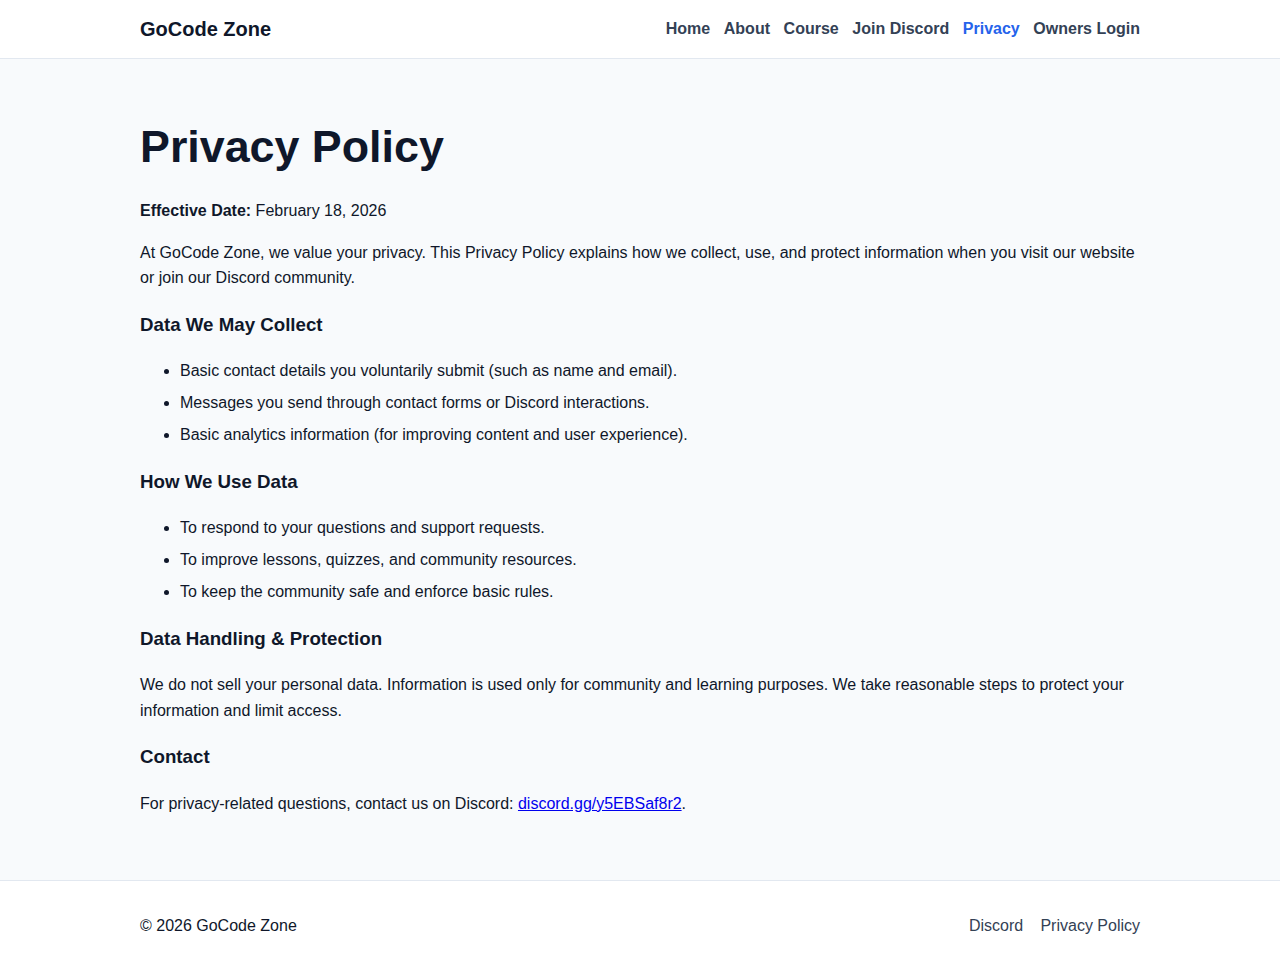
<file: privacy.html>
<!doctype html>
<html lang="en">
  <head>
    <meta charset="UTF-8" />
    <meta name="viewport" content="width=device-width, initial-scale=1.0" />
    <title>Privacy Policy | GoCode Zone</title>
    <style>
:root {
  --bg: #f8fafc;
  --surface: #ffffff;
  --text: #0f172a;
  --muted: #334155;
  --primary: #2563eb;
  --primary-dark: #1d4ed8;
  --border: #e2e8f0;
}

* {
  box-sizing: border-box;
}

body {
  margin: 0;
  font-family: Arial, Helvetica, sans-serif;
  color: var(--text);
  background: var(--bg);
  line-height: 1.6;
}

.container {
  width: min(1000px, 92%);
  margin: 0 auto;
}

.site-header {
  background: var(--surface);
  border-bottom: 1px solid var(--border);
  position: sticky;
  top: 0;
}

.nav-wrap {
  display: flex;
  justify-content: space-between;
  align-items: center;
  gap: 1rem;
  padding: 0.8rem 0;
}

.logo {
  margin: 0;
  font-size: 1.25rem;
}

nav {
  display: flex;
  flex-wrap: wrap;
  gap: 0.85rem;
}

nav a {
  color: var(--muted);
  text-decoration: none;
  font-weight: 600;
}

nav a[aria-current='page'] {
  color: var(--primary);
}

.hero {
  padding: 5rem 0 4rem;
  background: linear-gradient(180deg, #eff6ff, #f8fafc);
}

.eyebrow {
  color: var(--primary);
  font-weight: 700;
  text-transform: uppercase;
  letter-spacing: 0.08em;
  font-size: 0.8rem;
}

h2 {
  font-size: clamp(2rem, 4vw, 2.8rem);
  margin: 0.25rem 0 0.5rem;
}

.lead {
  max-width: 760px;
  color: var(--muted);
}

.btn {
  display: inline-block;
  background: var(--primary);
  color: #fff;
  text-decoration: none;
  border: none;
  padding: 0.75rem 1.1rem;
  border-radius: 0.5rem;
  font-weight: 700;
  cursor: pointer;
}

.btn:hover {
  background: var(--primary-dark);
}

.section {
  padding: 3rem 0;
}

.section.alt {
  background: #eef2ff;
}

.feature-list li,
.prose li {
  margin: 0.4rem 0;
}

.grid-two {
  display: grid;
  grid-template-columns: repeat(auto-fit, minmax(280px, 1fr));
  gap: 1rem;
}

blockquote {
  margin: 0 0 0.9rem;
  padding: 1rem;
  border-left: 4px solid var(--primary);
  background: var(--surface);
}

cite {
  display: block;
  margin-top: 0.5rem;
  color: var(--muted);
}

details {
  background: var(--surface);
  border: 1px solid var(--border);
  border-radius: 0.5rem;
  padding: 0.8rem;
  margin-bottom: 0.6rem;
}

.contact-form {
  background: var(--surface);
  border: 1px solid var(--border);
  border-radius: 0.75rem;
  padding: 1rem;
  max-width: 600px;
  display: grid;
  gap: 0.6rem;
}

input,
textarea {
  font: inherit;
  padding: 0.65rem;
  border-radius: 0.45rem;
  border: 1px solid #cbd5e1;
}

.unit-grid {
  display: grid;
  grid-template-columns: repeat(auto-fit, minmax(230px, 1fr));
  gap: 1rem;
  margin-top: 1rem;
}

.card {
  background: var(--surface);
  border: 1px solid var(--border);
  border-radius: 0.75rem;
  padding: 1rem;
}

.site-footer {
  border-top: 1px solid var(--border);
  background: var(--surface);
}

.footer-wrap {
  display: flex;
  justify-content: space-between;
  gap: 1rem;
  align-items: center;
  flex-wrap: wrap;
  padding: 1rem 0;
}

.footer-wrap a {
  color: var(--muted);
  text-decoration: none;
  margin-left: 0.8rem;
}

.hidden {
  display: none;
}

.form-feedback {
  margin: 0.2rem 0 0;
  font-weight: 600;
}

.form-feedback.ok {
  color: #166534;
}

.form-feedback.error {
  color: #991b1b;
}

button[disabled] {
  opacity: 0.8;
  cursor: not-allowed;
}


h4 {
  margin: 0 0 0.45rem;
  font-size: 1.05rem;
}
</style>
  </head>
  <body>
    <header class="site-header">
      <div class="container nav-wrap">
        <h1 class="logo">GoCode Zone</h1>
        <nav>
          <a href="index.html">Home</a>
          <a href="about.html">About</a>
          <a href="course.html">Course</a>
          <a href="join.html">Join Discord</a>
          <a href="privacy.html" aria-current="page">Privacy</a>
          <a href="owners-login.html">Owners Login</a>
        </nav>
      </div>
    </header>

    <main class="section">
      <div class="container prose">
        <h2>Privacy Policy</h2>
        <p><strong>Effective Date:</strong> February 18, 2026</p>

        <p>
          At GoCode Zone, we value your privacy. This Privacy Policy explains how we collect,
          use, and protect information when you visit our website or join our Discord community.
        </p>

        <h3>Data We May Collect</h3>
        <ul>
          <li>Basic contact details you voluntarily submit (such as name and email).</li>
          <li>Messages you send through contact forms or Discord interactions.</li>
          <li>Basic analytics information (for improving content and user experience).</li>
        </ul>

        <h3>How We Use Data</h3>
        <ul>
          <li>To respond to your questions and support requests.</li>
          <li>To improve lessons, quizzes, and community resources.</li>
          <li>To keep the community safe and enforce basic rules.</li>
        </ul>

        <h3>Data Handling & Protection</h3>
        <p>
          We do not sell your personal data. Information is used only for community and learning
          purposes. We take reasonable steps to protect your information and limit access.
        </p>

        <h3>Contact</h3>
        <p>
          For privacy-related questions, contact us on Discord:
          <a href="https://discord.gg/y5EBSaf8r2" target="_blank" rel="noopener noreferrer">discord.gg/y5EBSaf8r2</a>.
        </p>
      </div>
    </main>

    <footer class="site-footer">
      <div class="container footer-wrap">
        <p>© 2026 GoCode Zone</p>
        <div>
          <a href="https://discord.gg/y5EBSaf8r2" target="_blank" rel="noopener noreferrer">Discord</a>
          <a href="privacy.html">Privacy Policy</a>
        </div>
      </div>
    </footer>
    <script>
(function () {
  const feedback = (el, text, ok = true) => {
    if (!el) return;
    el.textContent = text;
    el.classList.toggle('ok', ok);
    el.classList.toggle('error', !ok);
  };

  const contactForm = document.querySelector('.contact-form[action="#"][method="post"]:not(#owner-login-form):not(#join-request-form)');
  if (contactForm) {
    contactForm.addEventListener('submit', (e) => {
      e.preventDefault();
      const btn = contactForm.querySelector('button[type="submit"]');
      if (btn) btn.textContent = 'Message Sent ✓';
      btn?.setAttribute('disabled', 'disabled');
    });
  }

  const joinForm = document.getElementById('join-request-form');
  if (joinForm) {
    joinForm.addEventListener('submit', (e) => {
      e.preventDefault();
      const name = joinForm.querySelector('#join-name')?.value.trim();
      const discord = joinForm.querySelector('#join-discord')?.value.trim();
      const box = document.getElementById('join-request-feedback');
      if (!name || !discord) {
        feedback(box, 'Please complete both fields before submitting.', false);
        return;
      }
      feedback(box, `Thanks ${name}! We received your Discord handle (${discord}).`);
      joinForm.reset();
    });
  }

  const loginForm = document.getElementById('owner-login-form');
  const ownerPanel = document.getElementById('owner-panel');
  const logoutBtn = document.getElementById('owner-logout');
  const ownerFeedback = document.getElementById('owner-login-feedback');

  const setOwnerSession = (loggedIn) => {
    localStorage.setItem('gocode-owner-logged-in', loggedIn ? '1' : '0');
    if (ownerPanel) ownerPanel.classList.toggle('hidden', !loggedIn);
  };

  if (loginForm) {
    const session = localStorage.getItem('gocode-owner-logged-in') === '1';
    setOwnerSession(session);

    loginForm.addEventListener('submit', (e) => {
      e.preventDefault();
      const email = document.getElementById('owner-email')?.value.trim();
      const password = document.getElementById('owner-password')?.value;

      if (!email || !password || password.length < 8) {
        feedback(ownerFeedback, 'Enter a valid owner email and a password with at least 8 characters.', false);
        return;
      }

      setOwnerSession(true);
      feedback(ownerFeedback, 'Login successful (demo mode).');
      loginForm.reset();
    });
  }

  logoutBtn?.addEventListener('click', () => {
    setOwnerSession(false);
    feedback(ownerFeedback, 'Logged out successfully.');
  });
})();
</script>
  </body>
</html>
</file>
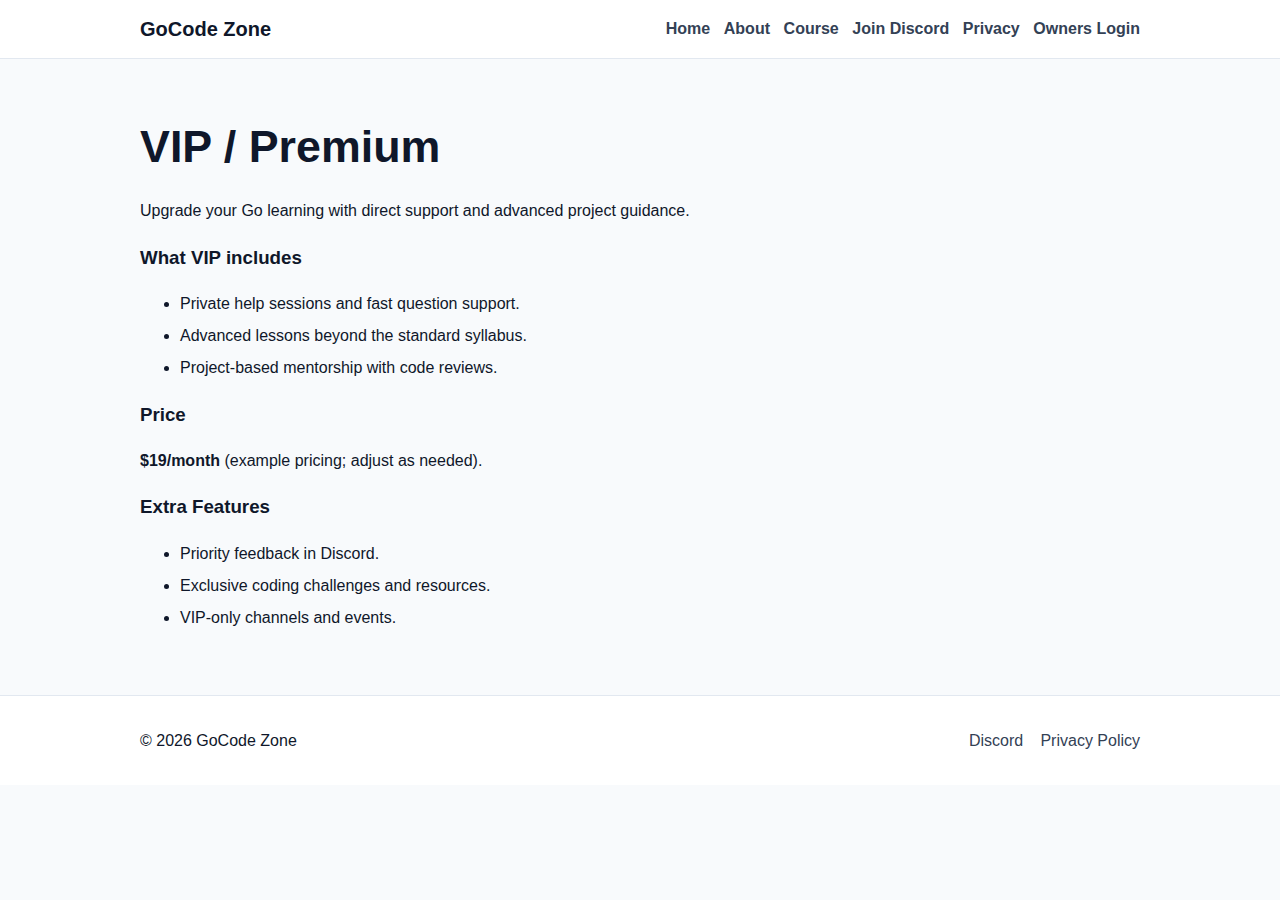
<file: vip.html>
<!doctype html>
<html lang="en">
  <head>
    <meta charset="UTF-8" />
    <meta name="viewport" content="width=device-width, initial-scale=1.0" />
    <title>VIP Premium | GoCode Zone</title>
    <link rel="stylesheet" href="styles.css" />
  </head>
  <body>
    <header class="site-header">
      <div class="container nav-wrap">
        <h1 class="logo">GoCode Zone</h1>
        <nav>
          <a href="index.html">Home</a>
          <a href="about.html">About</a>
          <a href="course.html">Course</a>
          <a href="join.html">Join Discord</a>
          <a href="privacy.html">Privacy</a>
          <a href="owners-login.html">Owners Login</a>
        </nav>
      </div>
    </header>

    <main class="section">
      <div class="container prose">
        <h2>VIP / Premium</h2>
        <p>Upgrade your Go learning with direct support and advanced project guidance.</p>

        <h3>What VIP includes</h3>
        <ul>
          <li>Private help sessions and fast question support.</li>
          <li>Advanced lessons beyond the standard syllabus.</li>
          <li>Project-based mentorship with code reviews.</li>
        </ul>

        <h3>Price</h3>
        <p><strong>$19/month</strong> (example pricing; adjust as needed).</p>

        <h3>Extra Features</h3>
        <ul>
          <li>Priority feedback in Discord.</li>
          <li>Exclusive coding challenges and resources.</li>
          <li>VIP-only channels and events.</li>
        </ul>
      </div>
    </main>

    <footer class="site-footer">
      <div class="container footer-wrap">
        <p>© 2026 GoCode Zone</p>
        <div>
          <a href="https://discord.gg/y5EBSaf8r2" target="_blank" rel="noopener noreferrer">Discord</a>
          <a href="privacy.html">Privacy Policy</a>
        </div>
      </div>
    </footer>
    <script src="script.js"></script>
  </body>
</html>
</file>
<file: styles.css>
:root {
  --bg: #f8fafc;
  --surface: #ffffff;
  --text: #0f172a;
  --muted: #334155;
  --primary: #2563eb;
  --primary-dark: #1d4ed8;
  --border: #e2e8f0;
}

* {
  box-sizing: border-box;
}

body {
  margin: 0;
  font-family: Arial, Helvetica, sans-serif;
  color: var(--text);
  background: var(--bg);
  line-height: 1.6;
}

.container {
  width: min(1000px, 92%);
  margin: 0 auto;
}

.site-header {
  background: var(--surface);
  border-bottom: 1px solid var(--border);
  position: sticky;
  top: 0;
}

.nav-wrap {
  display: flex;
  justify-content: space-between;
  align-items: center;
  gap: 1rem;
  padding: 0.8rem 0;
}

.logo {
  margin: 0;
  font-size: 1.25rem;
}

nav {
  display: flex;
  flex-wrap: wrap;
  gap: 0.85rem;
}

nav a {
  color: var(--muted);
  text-decoration: none;
  font-weight: 600;
}

nav a[aria-current='page'] {
  color: var(--primary);
}

.hero {
  padding: 5rem 0 4rem;
  background: linear-gradient(180deg, #eff6ff, #f8fafc);
}

.eyebrow {
  color: var(--primary);
  font-weight: 700;
  text-transform: uppercase;
  letter-spacing: 0.08em;
  font-size: 0.8rem;
}

h2 {
  font-size: clamp(2rem, 4vw, 2.8rem);
  margin: 0.25rem 0 0.5rem;
}

.lead {
  max-width: 760px;
  color: var(--muted);
}

.btn {
  display: inline-block;
  background: var(--primary);
  color: #fff;
  text-decoration: none;
  border: none;
  padding: 0.75rem 1.1rem;
  border-radius: 0.5rem;
  font-weight: 700;
  cursor: pointer;
}

.btn:hover {
  background: var(--primary-dark);
}

.section {
  padding: 3rem 0;
}

.section.alt {
  background: #eef2ff;
}

.feature-list li,
.prose li {
  margin: 0.4rem 0;
}

.grid-two {
  display: grid;
  grid-template-columns: repeat(auto-fit, minmax(280px, 1fr));
  gap: 1rem;
}

blockquote {
  margin: 0 0 0.9rem;
  padding: 1rem;
  border-left: 4px solid var(--primary);
  background: var(--surface);
}

cite {
  display: block;
  margin-top: 0.5rem;
  color: var(--muted);
}

details {
  background: var(--surface);
  border: 1px solid var(--border);
  border-radius: 0.5rem;
  padding: 0.8rem;
  margin-bottom: 0.6rem;
}

.contact-form {
  background: var(--surface);
  border: 1px solid var(--border);
  border-radius: 0.75rem;
  padding: 1rem;
  max-width: 600px;
  display: grid;
  gap: 0.6rem;
}

input,
textarea {
  font: inherit;
  padding: 0.65rem;
  border-radius: 0.45rem;
  border: 1px solid #cbd5e1;
}

.unit-grid {
  display: grid;
  grid-template-columns: repeat(auto-fit, minmax(230px, 1fr));
  gap: 1rem;
  margin-top: 1rem;
}

.card {
  background: var(--surface);
  border: 1px solid var(--border);
  border-radius: 0.75rem;
  padding: 1rem;
}

.site-footer {
  border-top: 1px solid var(--border);
  background: var(--surface);
}

.footer-wrap {
  display: flex;
  justify-content: space-between;
  gap: 1rem;
  align-items: center;
  flex-wrap: wrap;
  padding: 1rem 0;
}

.footer-wrap a {
  color: var(--muted);
  text-decoration: none;
  margin-left: 0.8rem;
}

.hidden {
  display: none;
}

.form-feedback {
  margin: 0.2rem 0 0;
  font-weight: 600;
}

.form-feedback.ok {
  color: #166534;
}

.form-feedback.error {
  color: #991b1b;
}

button[disabled] {
  opacity: 0.8;
  cursor: not-allowed;
}
</file>
